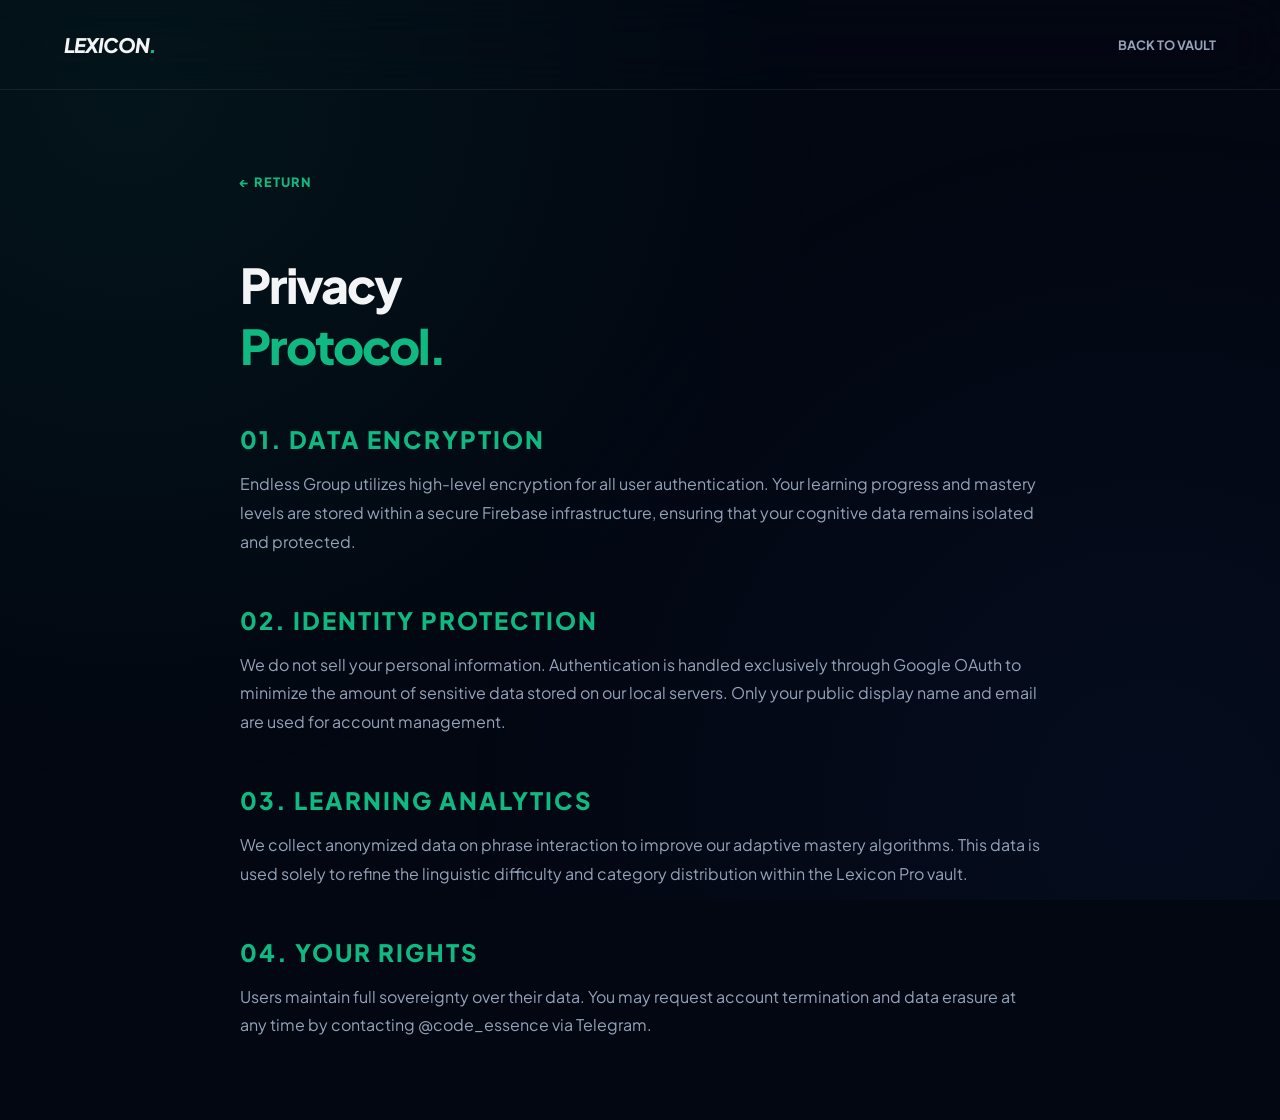
<file: privacy.html>
<!DOCTYPE html>
<html lang="en">
<head>
    <meta charset="UTF-8">
    <title>Privacy Protocol | Lexicon Pro</title>
    <style>
@import url('https://fonts.googleapis.com/css2?family=Plus+Jakarta+Sans:wght@300;400;600;800&display=swap');

:root {
    --primary: #10b981;
    --bg: #030712;
    --card-bg: rgba(17, 24, 39, 0.7);
    --glass-border: rgba(255, 255, 255, 0.08);
    --text-main: #f3f4f6;
    --text-dim: #94a3b8;
}

body {
    background-color: var(--bg);
    color: var(--text-main);
    font-family: 'Plus Jakarta Sans', sans-serif;
    margin: 0;
    padding: 0;
}

.mesh-bg {
    position: fixed;
    top: 0; left: 0; width: 100vw; height: 100vh;
    z-index: -1;
    background: radial-gradient(circle at 10% 10%, rgba(16, 185, 129, 0.08) 0%, transparent 50%),
                radial-gradient(circle at 90% 90%, rgba(59, 130, 246, 0.05) 0%, transparent 50%);
}

.nav {
    padding: 2rem 5%;
    border-bottom: 1px solid var(--glass-border);
    backdrop-filter: blur(30px);
    display: flex;
    justify-content: space-between;
    align-items: center;
}

.logo {
    font-weight: 900;
    font-style: italic;
    text-transform: uppercase;
    letter-spacing: -1px;
    font-size: 1.25rem;
}

.content {
    max-width: 800px;
    margin: 5rem auto;
    padding: 0 2rem;
}

h1 { font-size: 3rem; font-weight: 900; letter-spacing: -2px; margin-bottom: 2rem; }
h2 { font-size: 1.5rem; color: var(--primary); margin-top: 3rem; margin-bottom: 1rem; text-transform: uppercase; letter-spacing: 2px; font-weight: 800; }
p { line-height: 1.8; color: var(--text-dim); margin-bottom: 1.5rem; }

.back-btn {
    display: inline-block;
    margin-bottom: 2rem;
    color: var(--primary);
    text-decoration: none;
    font-weight: 800;
    font-size: 0.8rem;
    text-transform: uppercase;
    letter-spacing: 1px;
}
</style>
</head>
<body>
    <div class="mesh-bg"></div>
    <nav class="nav">
        <div class="logo">LEXICON<span style="color:var(--primary)">.</span></div>
        <a href="index.html" style="color:var(--text-dim); text-decoration:none; font-size:0.8rem; font-weight:700;">BACK TO VAULT</a>
    </nav>
    <div class="content">
        <a href="index.html" class="back-btn">← Return</a>
        <h1>Privacy <br><span style="color:var(--primary)">Protocol.</span></h1>
        
        <h2>01. Data Encryption</h2>
        <p>Endless Group utilizes high-level encryption for all user authentication. Your learning progress and mastery levels are stored within a secure Firebase infrastructure, ensuring that your cognitive data remains isolated and protected.</p>
        
        <h2>02. Identity Protection</h2>
        <p>We do not sell your personal information. Authentication is handled exclusively through Google OAuth to minimize the amount of sensitive data stored on our local servers. Only your public display name and email are used for account management.</p>
        
        <h2>03. Learning Analytics</h2>
        <p>We collect anonymized data on phrase interaction to improve our adaptive mastery algorithms. This data is used solely to refine the linguistic difficulty and category distribution within the Lexicon Pro vault.</p>
        
        <h2>04. Your Rights</h2>
        <p>Users maintain full sovereignty over their data. You may request account termination and data erasure at any time by contacting @code_essence via Telegram.</p>
    </div>
</body>
</html>
</file>
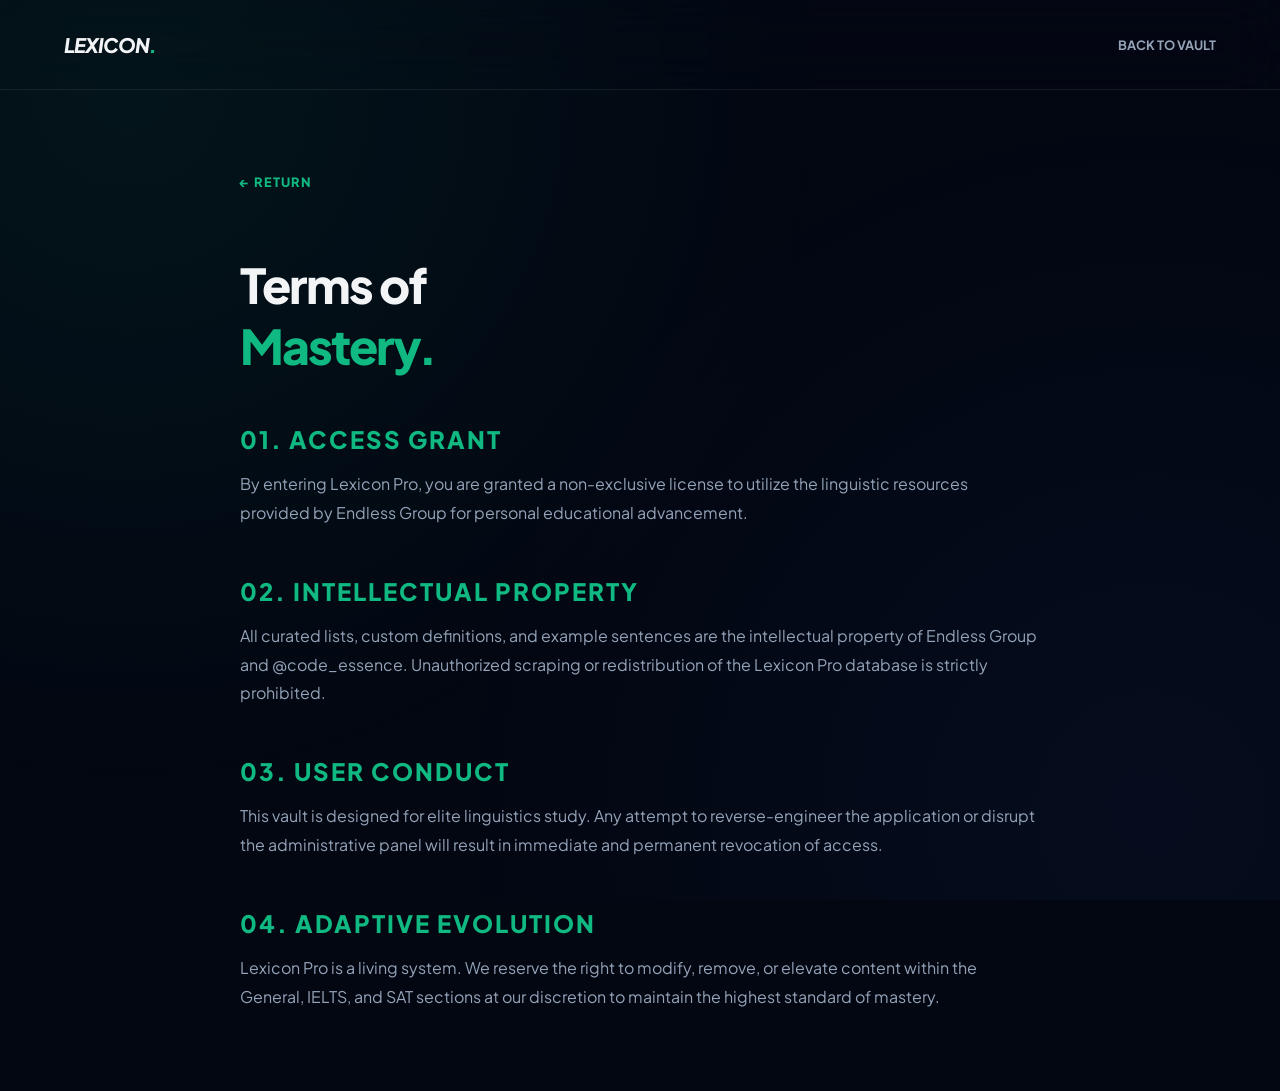
<file: terms.html>
<!DOCTYPE html>
<html lang="en">
<head>
    <meta charset="UTF-8">
    <title>Terms of Mastery | Lexicon Pro</title>
    <style>
@import url('https://fonts.googleapis.com/css2?family=Plus+Jakarta+Sans:wght@300;400;600;800&display=swap');

:root {
    --primary: #10b981;
    --bg: #030712;
    --card-bg: rgba(17, 24, 39, 0.7);
    --glass-border: rgba(255, 255, 255, 0.08);
    --text-main: #f3f4f6;
    --text-dim: #94a3b8;
}

body {
    background-color: var(--bg);
    color: var(--text-main);
    font-family: 'Plus Jakarta Sans', sans-serif;
    margin: 0;
    padding: 0;
}

.mesh-bg {
    position: fixed;
    top: 0; left: 0; width: 100vw; height: 100vh;
    z-index: -1;
    background: radial-gradient(circle at 10% 10%, rgba(16, 185, 129, 0.08) 0%, transparent 50%),
                radial-gradient(circle at 90% 90%, rgba(59, 130, 246, 0.05) 0%, transparent 50%);
}

.nav {
    padding: 2rem 5%;
    border-bottom: 1px solid var(--glass-border);
    backdrop-filter: blur(30px);
    display: flex;
    justify-content: space-between;
    align-items: center;
}

.logo {
    font-weight: 900;
    font-style: italic;
    text-transform: uppercase;
    letter-spacing: -1px;
    font-size: 1.25rem;
}

.content {
    max-width: 800px;
    margin: 5rem auto;
    padding: 0 2rem;
}

h1 { font-size: 3rem; font-weight: 900; letter-spacing: -2px; margin-bottom: 2rem; }
h2 { font-size: 1.5rem; color: var(--primary); margin-top: 3rem; margin-bottom: 1rem; text-transform: uppercase; letter-spacing: 2px; font-weight: 800; }
p { line-height: 1.8; color: var(--text-dim); margin-bottom: 1.5rem; }

.back-btn {
    display: inline-block;
    margin-bottom: 2rem;
    color: var(--primary);
    text-decoration: none;
    font-weight: 800;
    font-size: 0.8rem;
    text-transform: uppercase;
    letter-spacing: 1px;
}
</style>
</head>
<body>
    <div class="mesh-bg"></div>
    <nav class="nav">
        <div class="logo">LEXICON<span style="color:var(--primary)">.</span></div>
        <a href="index.html" style="color:var(--text-dim); text-decoration:none; font-size:0.8rem; font-weight:700;">BACK TO VAULT</a>
    </nav>
    <div class="content">
        <a href="index.html" class="back-btn">← Return</a>
        <h1>Terms of <br><span style="color:var(--primary)">Mastery.</span></h1>
        
        <h2>01. Access Grant</h2>
        <p>By entering Lexicon Pro, you are granted a non-exclusive license to utilize the linguistic resources provided by Endless Group for personal educational advancement.</p>
        
        <h2>02. Intellectual Property</h2>
        <p>All curated lists, custom definitions, and example sentences are the intellectual property of Endless Group and @code_essence. Unauthorized scraping or redistribution of the Lexicon Pro database is strictly prohibited.</p>
        
        <h2>03. User Conduct</h2>
        <p>This vault is designed for elite linguistics study. Any attempt to reverse-engineer the application or disrupt the administrative panel will result in immediate and permanent revocation of access.</p>
        
        <h2>04. Adaptive Evolution</h2>
        <p>Lexicon Pro is a living system. We reserve the right to modify, remove, or elevate content within the General, IELTS, and SAT sections at our discretion to maintain the highest standard of mastery.</p>
    </div>
</body>
</html>
</file>
